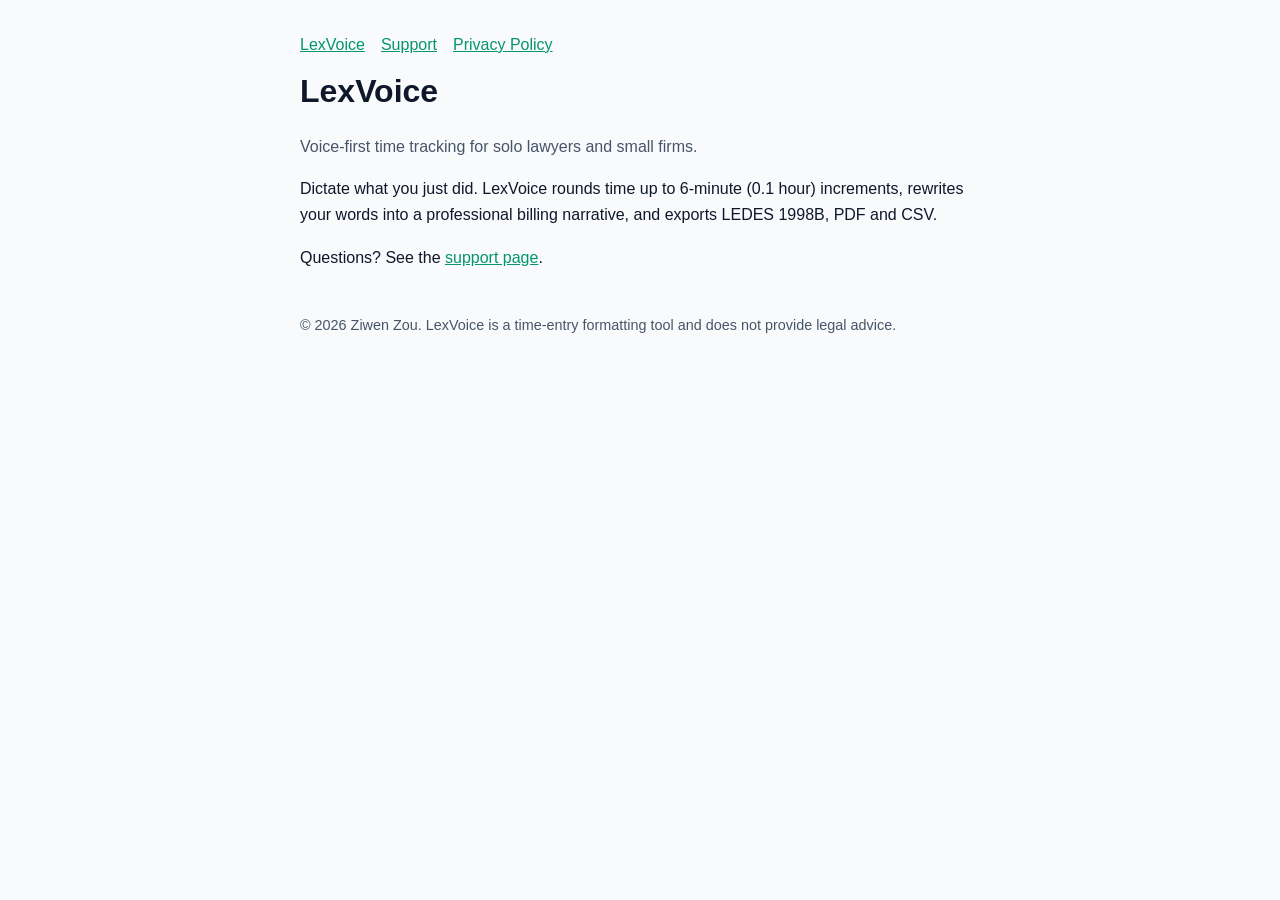
<file: index.html>
<!doctype html><html lang="en"><head><meta charset="utf-8"><meta name="viewport" content="width=device-width,initial-scale=1"><title>LexVoice – Voice time tracking for lawyers</title><meta name="description" content="LexVoice turns a voice memo into an audit-ready, 0.1-hour legal time entry."><link rel="stylesheet" href="style.css"></head><body><main>
<nav><a href="index.html">LexVoice</a><a href="support.html">Support</a><a href="privacy.html">Privacy Policy</a></nav>
<h1>LexVoice</h1>
<p class="muted">Voice-first time tracking for solo lawyers and small firms.</p>
<p>Dictate what you just did. LexVoice rounds time up to 6-minute (0.1 hour) increments, rewrites your words into a professional billing narrative, and exports LEDES 1998B, PDF and CSV.</p>
<p>Questions? See the <a href="support.html">support page</a>.</p>
<footer>© 2026 Ziwen Zou. LexVoice is a time-entry formatting tool and does not provide legal advice.</footer>
</main></body></html>
</file>
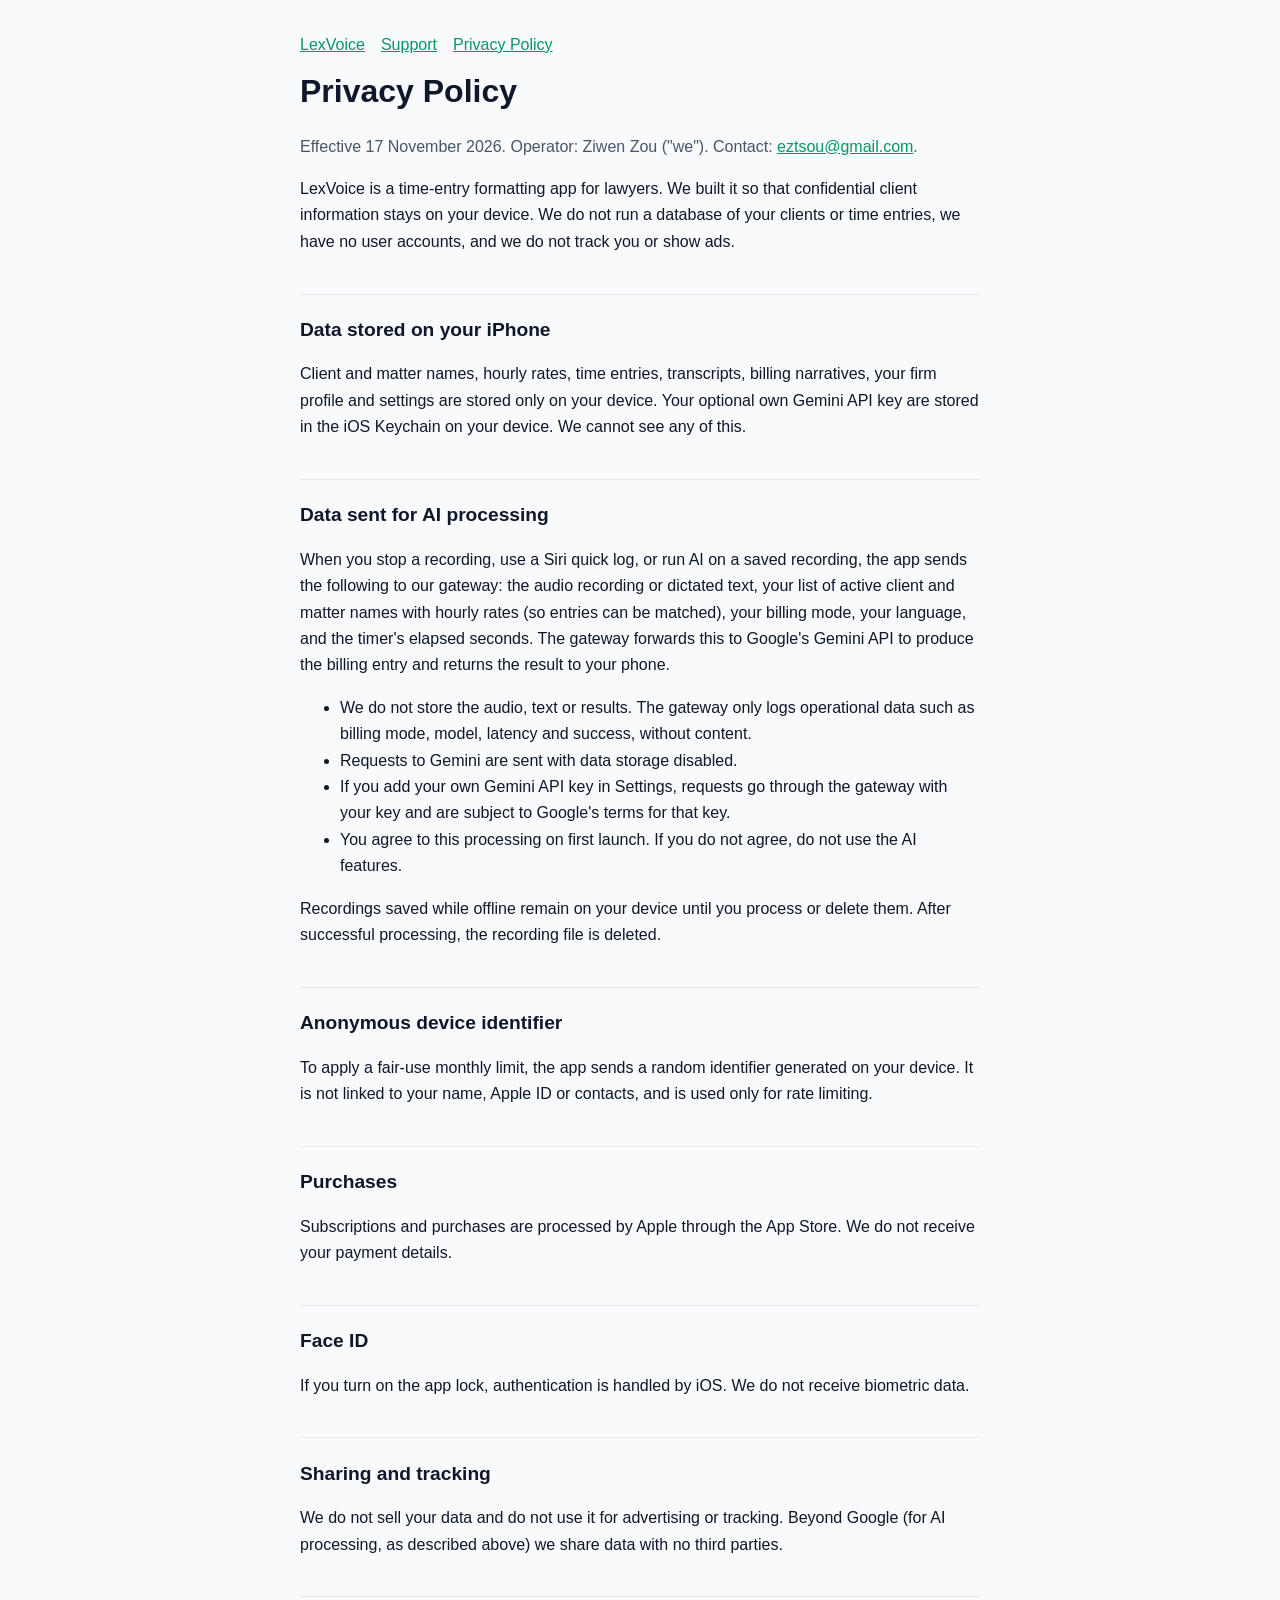
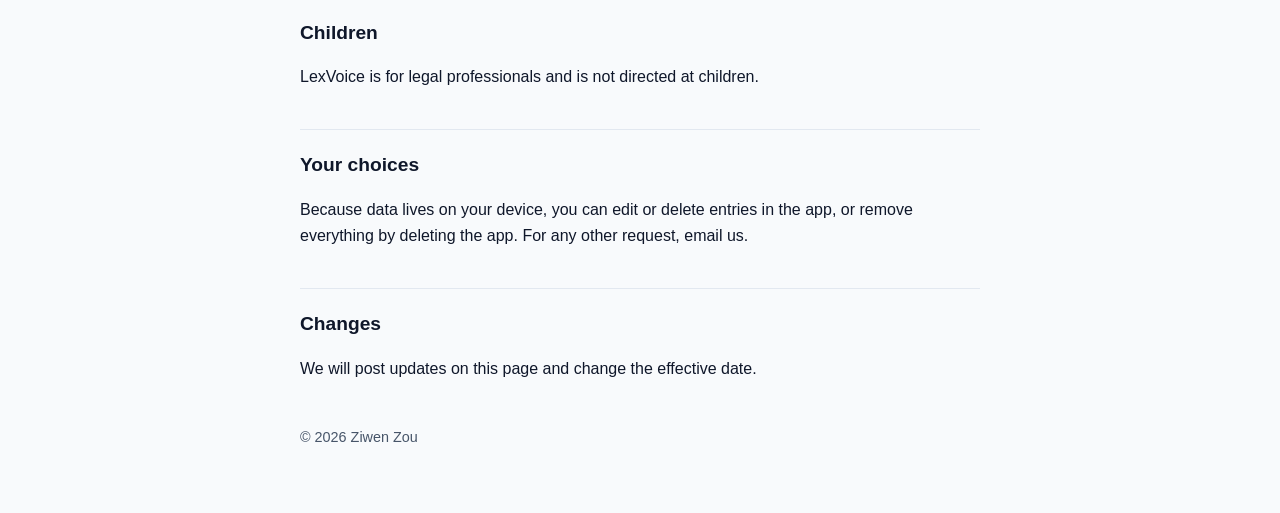
<file: privacy.html>
<!doctype html><html lang="en"><head><meta charset="utf-8"><meta name="viewport" content="width=device-width,initial-scale=1"><title>LexVoice Privacy Policy</title><link rel="stylesheet" href="style.css"></head><body><main>
<nav><a href="index.html">LexVoice</a><a href="support.html">Support</a><a href="privacy.html">Privacy Policy</a></nav>
<h1>Privacy Policy</h1>
<p class="muted">Effective 17 November 2026. Operator: Ziwen Zou ("we"). Contact: <a href="mailto:eztsou@gmail.com">eztsou@gmail.com</a>.</p>
<p>LexVoice is a time-entry formatting app for lawyers. We built it so that confidential client information stays on your device. We do not run a database of your clients or time entries, we have no user accounts, and we do not track you or show ads.</p>

<h2>Data stored on your iPhone</h2>
<p>Client and matter names, hourly rates, time entries, transcripts, billing narratives, your firm profile and settings are stored only on your device. Your optional own Gemini API key are stored in the iOS Keychain on your device. We cannot see any of this.</p>

<h2>Data sent for AI processing</h2>
<p>When you stop a recording, use a Siri quick log, or run AI on a saved recording, the app sends the following to our gateway: the audio recording or dictated text, your list of active client and matter names with hourly rates (so entries can be matched), your billing mode, your language, and the timer's elapsed seconds. The gateway forwards this to Google's Gemini API to produce the billing entry and returns the result to your phone.</p>
<ul>
<li>We do not store the audio, text or results. The gateway only logs operational data such as billing mode, model, latency and success, without content.</li>
<li>Requests to Gemini are sent with data storage disabled.</li>
<li>If you add your own Gemini API key in Settings, requests go through the gateway with your key and are subject to Google's terms for that key.</li>
<li>You agree to this processing on first launch. If you do not agree, do not use the AI features.</li>
</ul>
<p>Recordings saved while offline remain on your device until you process or delete them. After successful processing, the recording file is deleted.</p>

<h2>Anonymous device identifier</h2>
<p>To apply a fair-use monthly limit, the app sends a random identifier generated on your device. It is not linked to your name, Apple ID or contacts, and is used only for rate limiting.</p>

<h2>Purchases</h2>
<p>Subscriptions and purchases are processed by Apple through the App Store. We do not receive your payment details.</p>

<h2>Face ID</h2>
<p>If you turn on the app lock, authentication is handled by iOS. We do not receive biometric data.</p>

<h2>Sharing and tracking</h2>
<p>We do not sell your data and do not use it for advertising or tracking. Beyond Google (for AI processing, as described above) we share data with no third parties.</p>

<h2>Children</h2>
<p>LexVoice is for legal professionals and is not directed at children.</p>

<h2>Your choices</h2>
<p>Because data lives on your device, you can edit or delete entries in the app, or remove everything by deleting the app. For any other request, email us.</p>

<h2>Changes</h2>
<p>We will post updates on this page and change the effective date.</p>
<footer>© 2026 Ziwen Zou</footer>
</main></body></html>
</file>
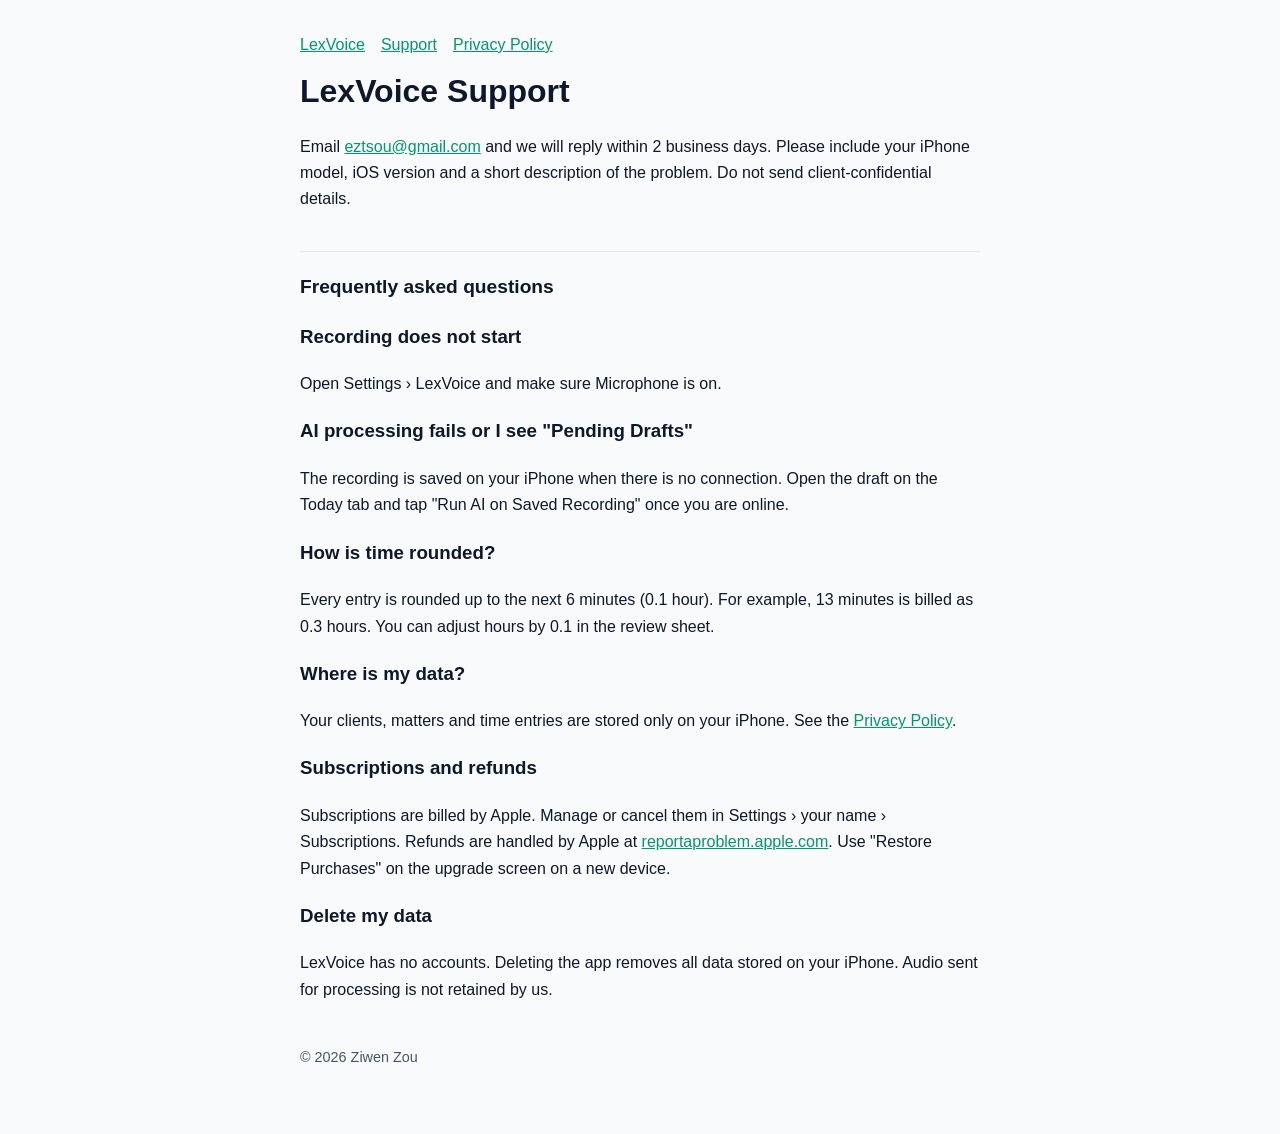
<file: support.html>
<!doctype html><html lang="en"><head><meta charset="utf-8"><meta name="viewport" content="width=device-width,initial-scale=1"><title>LexVoice Support</title><link rel="stylesheet" href="style.css"></head><body><main>
<nav><a href="index.html">LexVoice</a><a href="support.html">Support</a><a href="privacy.html">Privacy Policy</a></nav>
<h1>LexVoice Support</h1>
<p>Email <a href="mailto:eztsou@gmail.com">eztsou@gmail.com</a> and we will reply within 2 business days. Please include your iPhone model, iOS version and a short description of the problem. Do not send client-confidential details.</p>
<h2>Frequently asked questions</h2>
<h3>Recording does not start</h3>
<p>Open Settings › LexVoice and make sure Microphone is on.</p>
<h3>AI processing fails or I see "Pending Drafts"</h3>
<p>The recording is saved on your iPhone when there is no connection. Open the draft on the Today tab and tap "Run AI on Saved Recording" once you are online.</p>
<h3>How is time rounded?</h3>
<p>Every entry is rounded up to the next 6 minutes (0.1 hour). For example, 13 minutes is billed as 0.3 hours. You can adjust hours by 0.1 in the review sheet.</p>
<h3>Where is my data?</h3>
<p>Your clients, matters and time entries are stored only on your iPhone. See the <a href="privacy.html">Privacy Policy</a>.</p>
<h3>Subscriptions and refunds</h3>
<p>Subscriptions are billed by Apple. Manage or cancel them in Settings › your name › Subscriptions. Refunds are handled by Apple at <a href="https://reportaproblem.apple.com">reportaproblem.apple.com</a>. Use "Restore Purchases" on the upgrade screen on a new device.</p>
<h3>Delete my data</h3>
<p>LexVoice has no accounts. Deleting the app removes all data stored on your iPhone. Audio sent for processing is not retained by us.</p>
<footer>© 2026 Ziwen Zou</footer>
</main></body></html>
</file>
<file: style.css>
:root{--bg:#F8FAFC;--fg:#0F172A;--muted:#475569;--accent:#059669;--line:#E2E8F0}
@media(prefers-color-scheme:dark){:root{--bg:#0B0F19;--fg:#F1F5F9;--muted:#94A3B8;--line:#1E293B}}
*{box-sizing:border-box}body{margin:0;background:var(--bg);color:var(--fg);font:16px/1.65 -apple-system,BlinkMacSystemFont,"Segoe UI",Roboto,sans-serif}
main{max-width:720px;margin:0 auto;padding:32px 20px 64px}
h1{font-size:2rem;margin:.2em 0}h2{font-size:1.2rem;margin-top:2em;border-top:1px solid var(--line);padding-top:1em}
a{color:var(--accent)}.muted{color:var(--muted)}nav a{margin-right:16px}
footer{margin-top:3em;color:var(--muted);font-size:.9rem}
</file>
